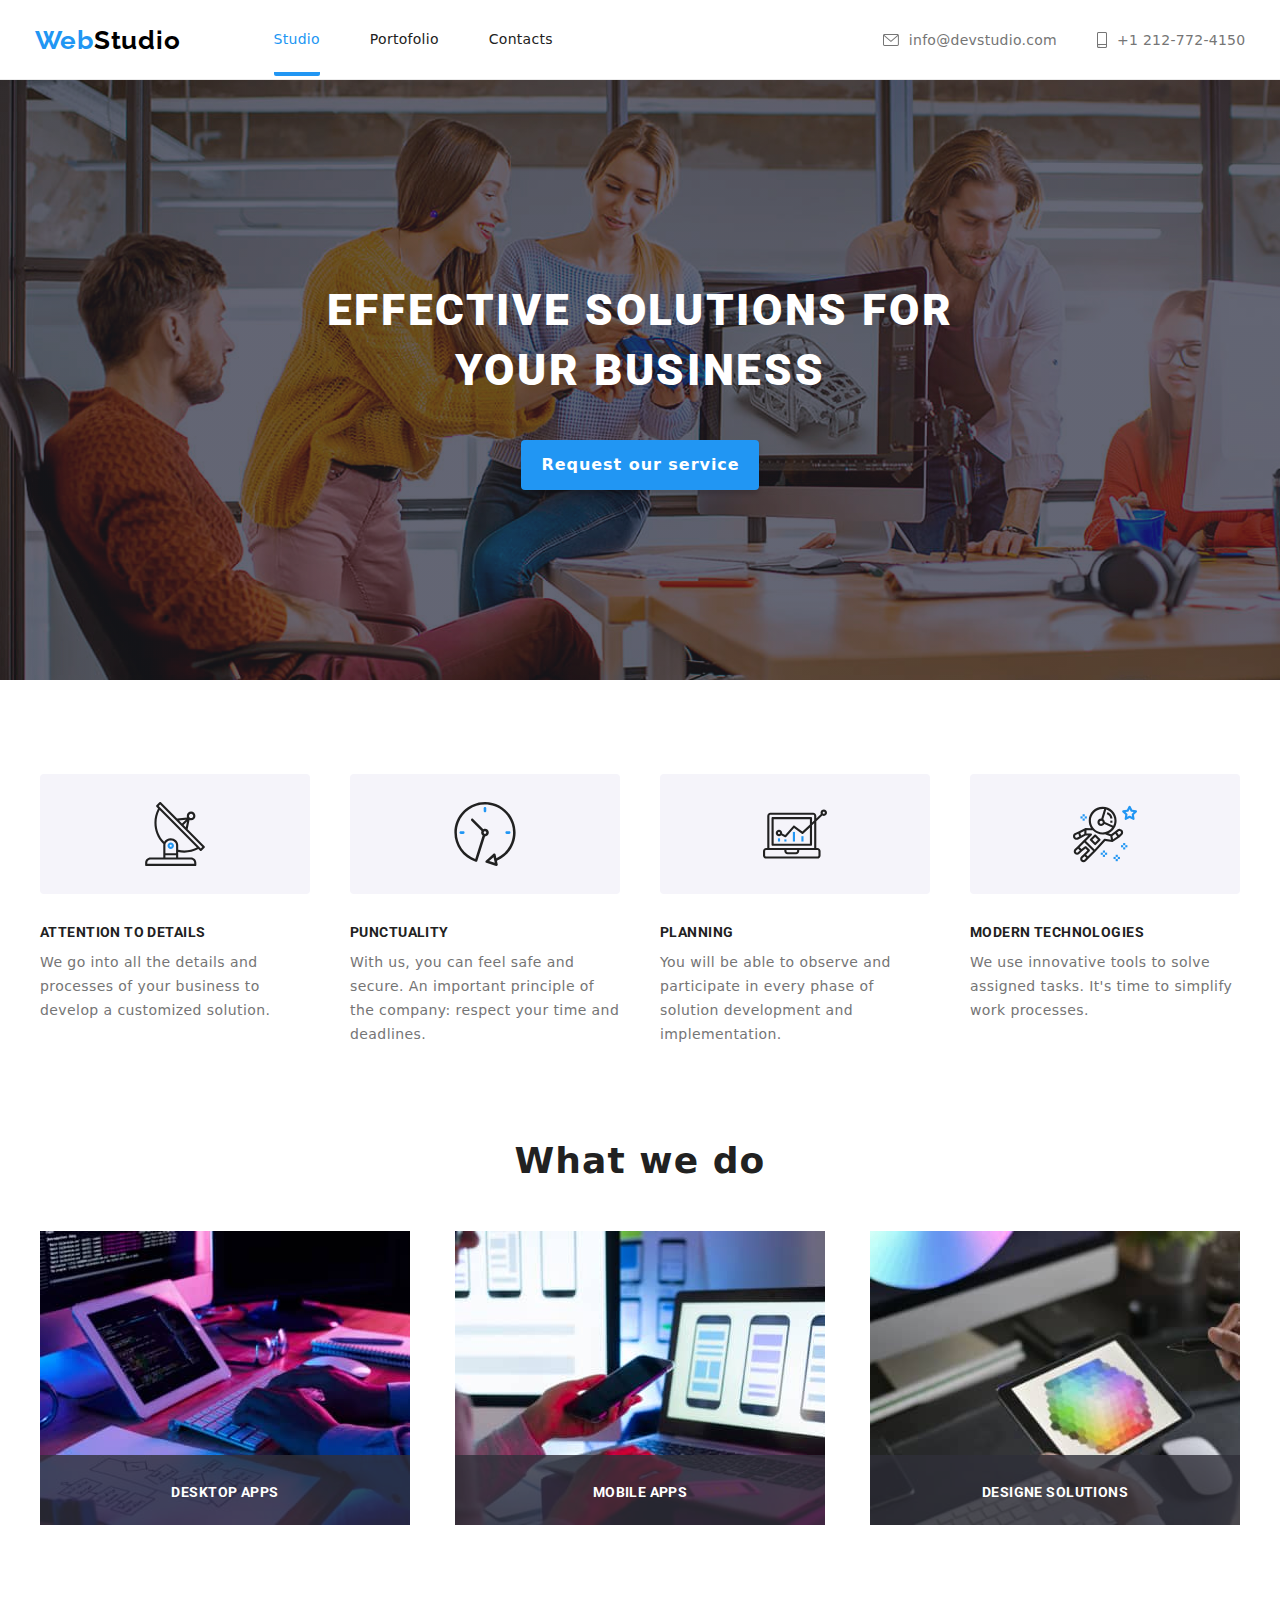
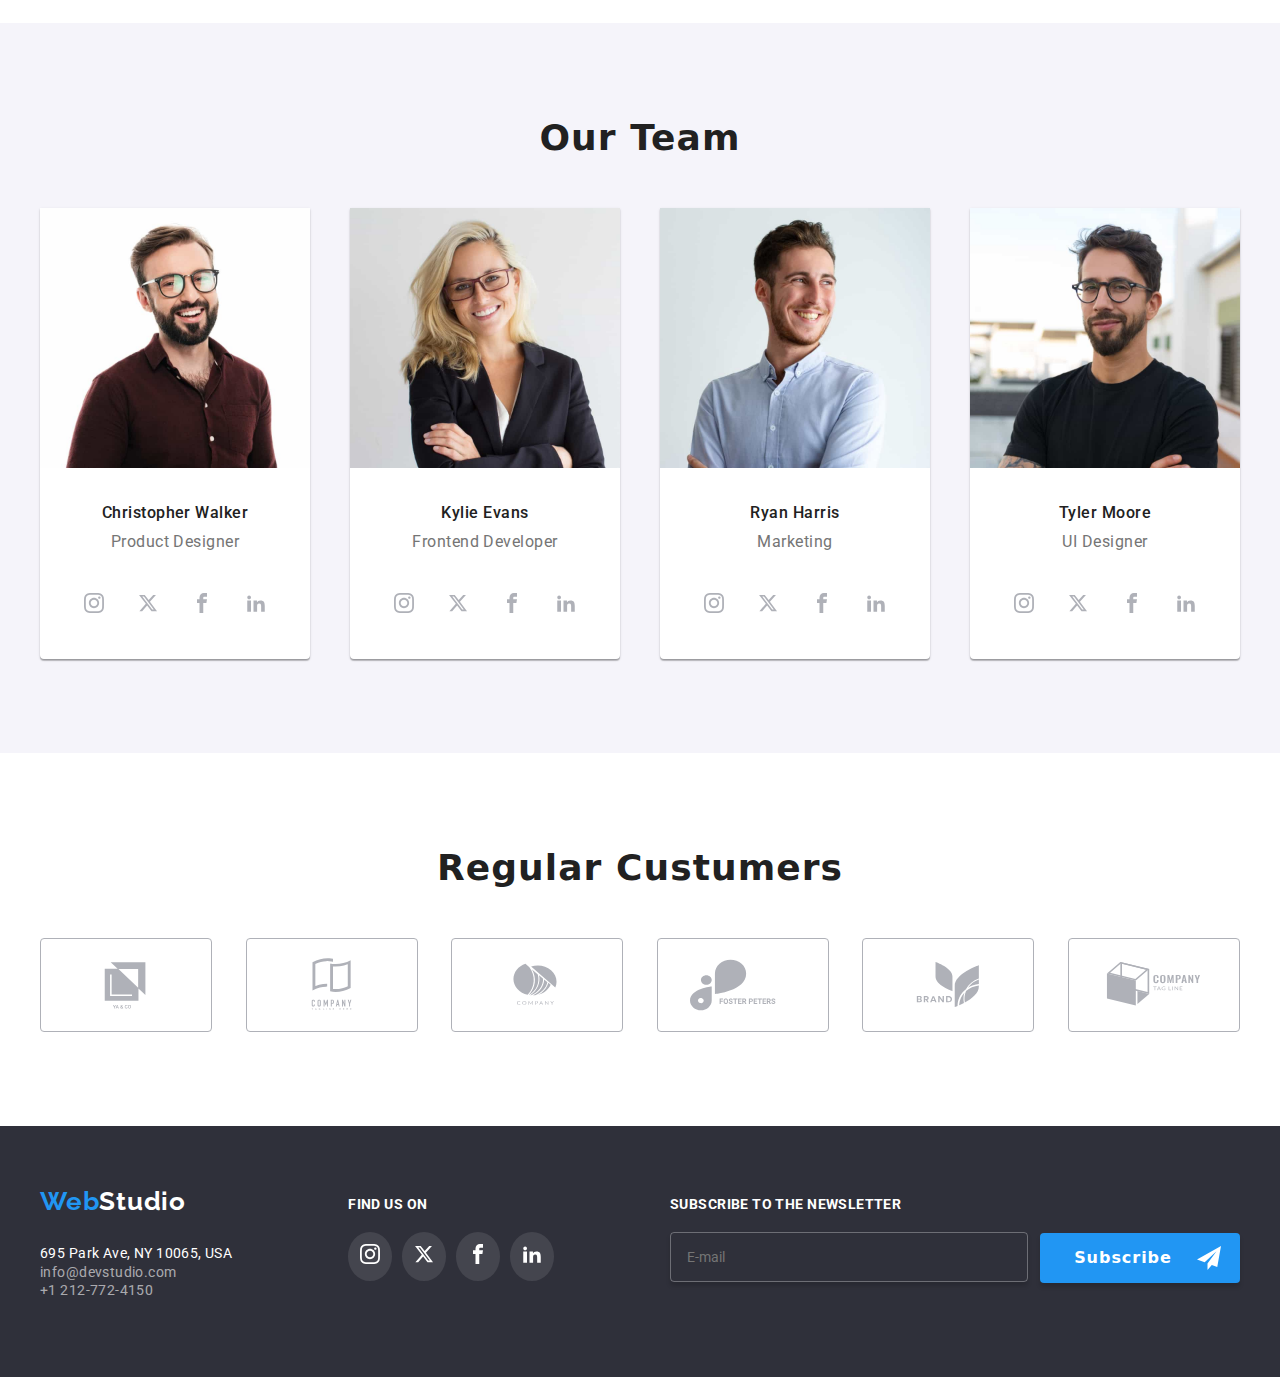
<file: index.html>
<!DOCTYPE html>
<html lang="en">
  <head>
    <meta charset="UTF-8" />
    <meta name="viewport" content="width=device-width, initial-scale=1.0" />
    <title>Web Studio</title>
    <link rel="preconnect" href="https://fonts.googleapis.com" />
    <link rel="preconnect" href="https://fonts.gstatic.com" crossorigin />
    <link
      href="https://fonts.googleapis.com/css2?family=Montserrat:ital,wght@0,300;0,400;0,500;0,600;1,200;1,300;1,400;1,500&family=Raleway:wght@700&family=Roboto:wght@400;500;700&display=swap"
      rel="stylesheet"
    />
    <link
      rel="stylesheet"
      href="https://cdnjs.cloudflare.com/ajax/libs/modern-normalize/1.0.0/modern-normalize.min.css"
    />
    <link rel="stylesheet" href="css/style.css" />
  </head>

  <body>
    <!--Menu bar-->
    <header class="global-header">
      <!--Logo-->
      <a class="logo" href="./index.html"
        ><span class="web">Web</span><span class="studio">Studio</span></a
      >

      <!--Navigation list-->
      <nav class="nav-container">
        <ul class="main-navigation">
          <li><a href="index.html" class="current">Studio</a></li>
          <li><a href="potofolio.html">Portofolio</a></li>
          <li><a href="#">Contacts</a></li>
        </ul>
      </nav>

      <ul class="contact-container">
        <li>
          <a class="hover-icon" href="mailto:info@devstudio.com">
            <svg class="icons-nav-envelope">
              <use href="./icons.svg#icon-envelope" />
            </svg>
            <span class="contacts">info@devstudio.com</span>
          </a>
        </li>

        <li>
          <a class="hover-icon" href="tel:+1-212-772-4150">
            <svg class="icons-nav-smartphone">
              <use href="icons.svg#icon-smartphone" />
            </svg>
            <span class="contacts" href="tel:+1-212-772-4150"
              >+1 212-772-4150</span
            >
          </a>
        </li>
      </ul>
    </header>
    <main>
      <!--Title-->
      <section class="title-main">
        <div class="title-main-ct">
          <div>
            <h1>EFFECTIVE SOLUTIONS FOR YOUR BUSINESS</h1>
          </div>
          <!--button-->
          <div class="btn-request">
            <button data-modal-open class="button-request" type="button">
              Request our service
            </button>
          </div>
        </div>
      </section>

      <!--What we do section-->
      <section class="what-we-do">
        <ul class="what-we-do-container">
          <li>
            <div class="icons">
              <svg class="icon-wwd">
                <use href="./icons.svg#icon-antenna-1" />
              </svg>
            </div>
            <h3>ATTENTION TO DETAILS</h3>
            <span
              >We go into all the details and processes of your business to
              develop a customized solution.</span
            >
          </li>
          <li>
            <div class="icons">
              <svg class="icon-wwd">
                <use href="./icons.svg#icon-clock-1" />
              </svg>
            </div>
            <h3>PUNCTUALITY</h3>
            <span
              >With us, you can feel safe and secure. An important principle of
              the company: respect your time and deadlines.</span
            >
          </li>
          <li>
            <div class="icons">
              <svg class="icon-wwd">
                <use href="./icons.svg#icon-diagram-1" />
              </svg>
            </div>
            <h3>PLANNING</h3>
            <span
              >You will be able to observe and participate in every phase of
              solution development and implementation.</span
            >
          </li>
          <li>
            <div class="icons">
              <svg class="icon-wwd">
                <use href="./icons.svg#icon-astronaut-1" />
              </svg>
            </div>
            <h3>MODERN TECHNOLOGIES</h3>
            <span
              >We use innovative tools to solve assigned tasks. It's time to
              simplify work processes.</span
            >
          </li>
        </ul>
        <div class="wwd-photo">
          <h2>What we do</h2>
          <ul class="what-we-do-photos">
            <li>
              <img
                src="./images/writing-code-opt.jpg"
                alt="someoane writing code"
                width="370"
              />
              <div class="wwd-photos-conainer">
                <h3>Desktop apps</h3>
              </div>
            </li>
            <li>
              <img
                src="./images/mobile-app-opt.jpg"
                alt="someone creates mobile applications"
                width="370"
              />
              <div class="wwd-photos-conainer">
                <h3>mobile apps</h3>
              </div>
            </li>
            <li>
              <img
                src="./images/front-end-development-opt.jpg"
                alt="someone creates mobile applications"
                width="370"
              />
              <div class="wwd-photos-conainer">
                <h3>Designe Solutions</h3>
              </div>
            </li>
          </ul>
        </div>
      </section>
      <!--Team section-->
      <section class="our-team">
        <h2>Our Team</h2>
        <ul class="our-team-container">
          <li class="card-team">
            <img
              src="./images/product-designer-opt.jpg"
              alt="product designer person"
              width="270"
            />
            <h3>Christopher Walker</h3>
            <p>Product Designer</p>
            <div class="icons-social-media-container">
              <a
                class="icon-social-media"
                href="https://www.instagram.com/"
                target="_blank"
              >
                <svg>
                  <use href="./icons.svg#icon-instagram" />
                </svg>
              </a>
              <a
                class="icon-social-media"
                href="https://twitter.com/"
                target="_blank"
              >
                <svg>
                  <use href="./icons.svg#icon-x" />
                </svg>
              </a>
              <a
                class="icon-social-media"
                href="https://www.facebook.com/"
                target="_blank"
              >
                <svg>
                  <use href="./icons.svg#icon-facebook" />
                </svg>
              </a>
              <a
                class="icon-social-media"
                href="https://www.linkedin.com"
                target="_blank"
              >
                <svg>
                  <use href="./icons.svg#icon-linkedin2" />
                </svg>
              </a>
            </div>
          </li>
          <li class="card-team">
            <img
              src="./images/frontend-developer-opt.jpg"
              alt="frontend developer person"
              width="270"
            />
            <h3>Kylie Evans</h3>
            <p>Frontend Developer</p>
            <div class="icons-social-media-container">
              <a
                class="icon-social-media"
                href="https://www.instagram.com/"
                target="_blank"
              >
                <svg>
                  <use href="./icons.svg#icon-instagram" />
                </svg>
              </a>
              <a
                class="icon-social-media"
                href="https://twitter.com/"
                target="_blank"
              >
                <svg>
                  <use href="./icons.svg#icon-x" />
                </svg>
              </a>
              <a
                class="icon-social-media"
                href="https://www.facebook.com/"
                target="_blank"
              >
                <svg>
                  <use href="./icons.svg#icon-facebook" />
                </svg>
              </a>
              <a
                class="icon-social-media"
                href="https://www.linkedin.com"
                target="_blank"
              >
                <svg>
                  <use href="./icons.svg#icon-linkedin2" />
                </svg>
              </a>
            </div>
          </li>
          <li class="card-team">
            <img
              src="./images/marketing-opt.jpg"
              alt="marketing peerson"
              width="270"
            />
            <h3>Ryan Harris</h3>
            <p>Marketing</p>
            <div class="icons-social-media-container">
              <a
                class="icon-social-media"
                href="https://www.instagram.com/"
                target="_blank"
              >
                <svg>
                  <use href="./icons.svg#icon-instagram" />
                </svg>
              </a>
              <a
                class="icon-social-media"
                href="https://twitter.com/"
                target="_blank"
              >
                <svg>
                  <use href="./icons.svg#icon-x" />
                </svg>
              </a>
              <a
                class="icon-social-media"
                href="https://www.facebook.com/"
                target="_blank"
              >
                <svg>
                  <use href="./icons.svg#icon-facebook" />
                </svg>
              </a>
              <a
                class="icon-social-media"
                href="https://www.linkedin.com"
                target="_blank"
              >
                <svg>
                  <use href="./icons.svg#icon-linkedin2" />
                </svg>
              </a>
            </div>
          </li>
          <li class="card-team">
            <img
              src="./images/ui-designer-opt.jpg"
              alt="ui designer person"
              width="270"
            />
            <h3>Tyler Moore</h3>
            <p>UI Designer</p>
            <div class="icons-social-media-container">
              <a
                class="icon-social-media"
                href="https://www.instagram.com/"
                target="_blank"
              >
                <svg>
                  <use href="./icons.svg#icon-instagram" />
                </svg>
              </a>
              <a
                class="icon-social-media"
                href="https://twitter.com/"
                target="_blank"
              >
                <svg>
                  <use href="./icons.svg#icon-x" />
                </svg>
              </a>
              <a
                class="icon-social-media"
                href="https://www.facebook.com/"
                target="_blank"
              >
                <svg>
                  <use href="./icons.svg#icon-facebook" />
                </svg>
              </a>
              <a
                class="icon-social-media"
                href="https://www.linkedin.com"
                target="_blank"
              >
                <svg>
                  <use href="./icons.svg#icon-linkedin2" />
                </svg>
              </a>
            </div>
          </li>
        </ul>
      </section>
      <!--Regular Curtomers section-->
      <section class="regular-custumers">
        <div class="regular-custumers-container">
          <h2>Regular Custumers</h2>

          <ul class="cards-logo">
            <li class="rc-logo">
              <a class="logo-custumers" href="#">
                <svg>
                  <use href="./icons.svg#icon-custumers-logo1" />
                </svg>
              </a>
            </li>

            <li class="rc-logo">
              <a class="logo-custumers" href="#">
                <svg>
                  <use href="./icons.svg#icon-custumers-logo2" />
                </svg>
              </a>
            </li>

            <li class="rc-logo">
              <a class="logo-custumers" href="#">
                <svg>
                  <use href="./icons.svg#icon-custumers-logo3" />
                </svg>
              </a>
            </li>

            <li class="rc-logo">
              <a class="logo-custumers" href="#">
                <svg>
                  <use href="./icons.svg#icon-custumers-logo4" />
                </svg>
              </a>
            </li>

            <li class="rc-logo">
              <a class="logo-custumers" href="#">
                <svg>
                  <use href="./icons.svg#icon-custumers-logo5" />
                </svg>
              </a>
            </li>

            <li class="rc-logo">
              <a class="logo-custumers" href="#">
                <svg>
                  <use href="./icons.svg#icon-custumers-logo6" />
                </svg>
              </a>
            </li>
          </ul>
        </div>
      </section>
      <!--Address section-->
      <footer class="footer">
        <div class="footer-container">
          <div class="address-container">
            <!--Logo-->
            <a class="logo" href="./index.html"
              ><span class="web">Web</span><span class="studio">Studio</span></a
            >
            <address class="address">
              <span>695 Park Ave, NY 10065, USA</span> <br />
              <a href="mailto:info@devstudio.com">info@devstudio.com</a><br />
              <a href="tel:+1-212-772-4150">+1 212-772-4150</a>
            </address>
          </div>
          <div class="footer-social-media-container">
            <h3>Find us on</h3>
            <div class="footer-icons-social-media-container">
              <a
                class="footer-icon-social-media"
                href="https://www.instagram.com/"
                target="_blank"
              >
                <svg>
                  <use href="./icons.svg#icon-instagram" />
                </svg>
              </a>
              <a
                class="footer-icon-social-media"
                href="https://twitter.com/"
                target="_blank"
              >
                <svg>
                  <use href="./icons.svg#icon-x" />
                </svg>
              </a>
              <a
                class="footer-icon-social-media"
                href="https://www.facebook.com/"
                target="_blank"
              >
                <svg>
                  <use href="./icons.svg#icon-facebook" />
                </svg>
              </a>
              <a
                class="footer-icon-social-media"
                href="https://www.linkedin.com"
                target="_blank"
              >
                <svg>
                  <use href="./icons.svg#icon-linkedin2" />
                </svg>
              </a>
            </div>
          </div>

          <!--subscibe-section-->
          <form class="subscribe-container">
            <div>
              <label for="email" class="text-subscribe">
                Subscribe to the newsletter
                <input
                id="email"
                  class="email-field"
                  type="email"
                  placeholder="E-mail"
                  name="mail"
                  pattern="[a-z0-9._%+\-]+@[a-z0-9.\-]+\.[a-z]{2,}$"
                  required
                />
              </label>
            </div>

            <div>
              <button class="subscribe-btn">
                <span>Subscribe</span>
                <svg>
                  <use href="./icons.svg#icon-send" />
                </svg>
              </button>
            </div>
          </form>
        </div>
      </footer>
    </main>

    <!--Request our service modal-->
    <div class="modal is-hidden" data-modal>
      <div class="modal-content">
        <button class="close-btn" data-modal-close>
          <svg><use href="./icons.svg#icon-close"</svg>
        </button>

        <form class="contact-form" action="" method="get" autocomplete="off">
          <span>Leave your information and we'll call you back</span>
          <div class="input-container">
            <label for="name">
              Name
              <input
                class="textfield"
                type="text"
                name="name"
                id="name"
                required
              />
              <svg><use href="./icons.svg#icon-person" /></svg>
            </label>
          </div>

          <div class="input-container">
            <label for="phone">
              Telephone
              <input 
              class="textfield" 
              type="tel" 
              name="phone"
              id="phone"
              pattern="[0-9]{10}"
              required
              />
              <svg><use href="./icons.svg#icon-phone" /></svg>
            </label>
          </div>

          <div class="input-container">
            <label for="email">
              Email
              <input
                class="textfield"
                id="email"
                type="email"
                name="mail"
                pattern="[a-z0-9._%+\-]+@[a-z0-9.\-]+\.[a-z]{2,}$"
                required
              />
              <svg><use href="./icons.svg#icon-email" /></svg>
            </label>
          </div>

          <div class="input-container">
            <label for="comments">
              Comments
              <textarea
                name="comments"
                id="comments"
                cols="30"
                rows="6"
                placeholder="Enter the text"
              ></textarea>
            </label>
          </div>

          <div class="terms-and-contitions-container">
            <label class="terms-and-conditions" for="checkbox">
              <input class="checkbox"
              id="checkbox"
                type="checkbox"
                name="terms-and-conditions"
                value="checked"
              />
              <span 
                >I agree with the letter and accept the
                <a href="https://goit.global/ro/terms-of-use/">Terms and Conditions</a>
              </span>
              <svg>
                <use href="./icons.svg#icon-check"/>
              </svg>
            </label>
          </div>

          <input class="form-btn-send" type="submit" value="Send" />
        </form>
      </div>
    </div>
    <script src="./js/modal.js"></script>
  </body>
</html>
</file>
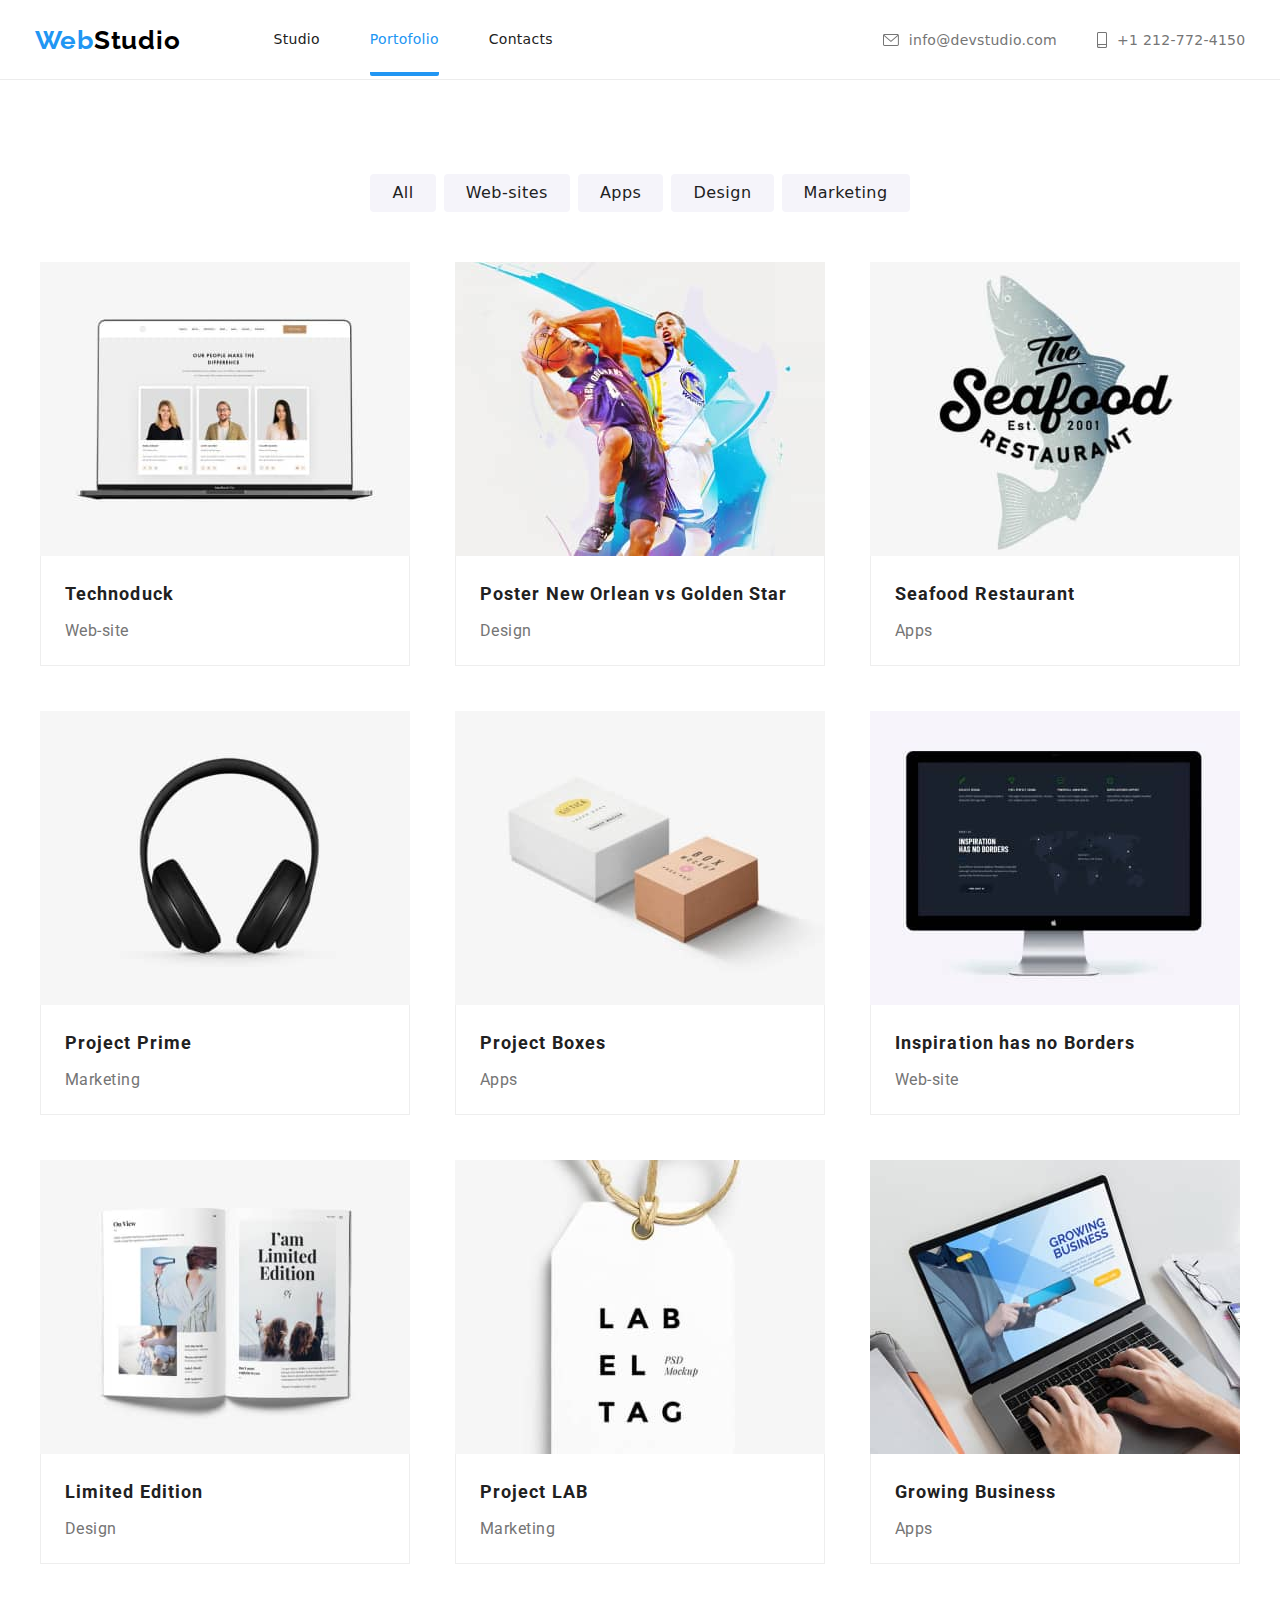
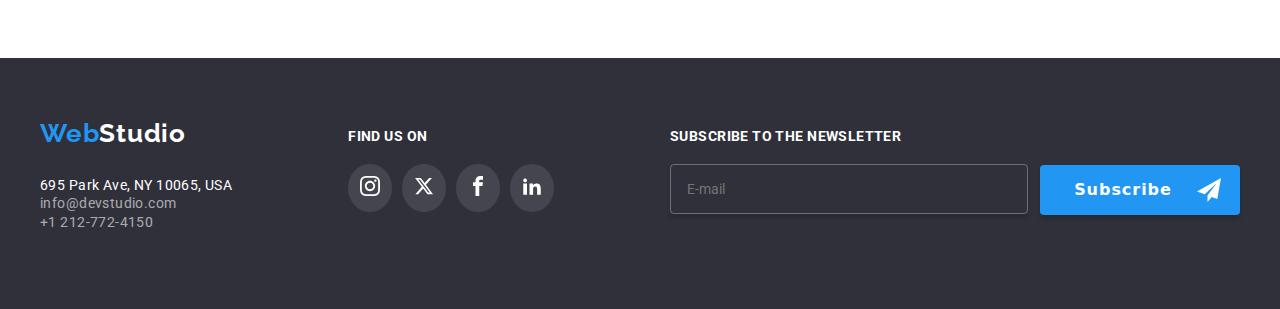
<file: potofolio.html>
<!DOCTYPE html>
<html lang="en">
  <head>
    <meta charset="UTF-8" />
    <meta name="viewport" content="width=device-width, initial-scale=1.0" />
    <title>Web Studio</title>
    <link rel="preconnect" href="https://fonts.googleapis.com" />
    <link rel="preconnect" href="https://fonts.gstatic.com" crossorigin />
    <link
      href="https://fonts.googleapis.com/css2?family=Montserrat:ital,wght@0,300;0,400;0,500;0,600;1,200;1,300;1,400;1,500&family=Raleway:wght@700&family=Roboto:wght@400;500;700&display=swap"
      rel="stylesheet"
    />
    <link
      rel="stylesheet"
      href="https://cdnjs.cloudflare.com/ajax/libs/modern-normalize/1.0.0/modern-normalize.min.css"
    />
    <link rel="stylesheet" href="css/style.css" />
  </head>

  <body>
    <!--Menu bar-->
    <header class="global-header">
        <!--logo-->
        <a class="logo" href="./index.html"
          ><span class="web">Web</span><span class="studio">Studio</span></a
        >
        <!--Navigation list-->
        <nav class="nav-container">
          <ul class="main-navigation">
            <li><a href="index.html">Studio</a></li>
            <li><a href="potofolio.html" class="current">Portofolio</a></li>
            <li><a href="#">Contacts</a></li>
          </ul>
        </nav>
      </div>

      <ul class="contact-container">
        <li>
          <a class="hover-icon" href="mailto:info@devstudio.com">
            <svg class="icons-nav-envelope">
              <use href="./icons.svg#icon-envelope" />
            </svg>
            <span class="contacts">info@devstudio.com</span>
          </a>
        </li>

        <li>
          <a class="hover-icon" href="tel:+1-212-772-4150">
            <svg class="icons-nav-smartphone">
              <use href="icons.svg#icon-smartphone" />
            </svg>
            <span class="contacts" href="tel:+1-212-772-4150"
              >+1 212-772-4150</span
            >
          </a>
        </li>
      </ul>
    </header>
    <main>
      <!--Filter buttons section-->
      <section class="product-container">
        <div>
          <ul class="buton-product">
            <li>
              <button class="btn-filter" type="button">All</button>
            </li>
            <li>
              <button class="btn-filter" type="button">Web-sites</button>
            </li>
            <li>
              <button class="btn-filter" type="button">Apps</button>
            </li>
            <li>
              <button class="btn-filter" type="button">Design</button>
            </li>
            <li>
              <button class="btn-filter" type="button">Marketing</button>
            </li>
          </ul>
        </div>
        <!--photo-filter section-->
        <div>
          <ul class="photo-filter">
            <li class="photo-filter-list">
              <div class="card-img-top">
                <img src="images/laptop-1opt.jpg" alt="Laptop" width="370" />
                <!--overlay window-->
                <div class="card-img-overlay">
                  <h3>
                    Technoduck is a state-of-the-art coronavirus distribution
                    platform. Companies use this platform for digital espionage
                    and attacks on competitors' secure servers.
                  </h3>
                </div>
              </div>

              <div class="card-img">
                <h3>Technoduck</h3>
                <p>Web-site</p>
              </div>
            </li>

            <li class="photo-filter-list">
              <div class="card-img-top">
                <img
                  src="images/basketball-opt.jpg"
                  alt="basketball poster"
                  width="370"
                />
                <!--overlay window-->
                <div class="card-img-overlay">
                  <h3></h3>
                </div>
              </div>
              <div class="card-img">
                <h3>Poster New Orlean vs Golden Star</h3>
                <p>Design</p>
              </div>
            </li>

            <li class="photo-filter-list">
              <div class="card-img-top">
                <img
                  src="images/restaurant-logo-opt.jpg"
                  alt="logo"
                  width="370"
                />
                <!--overlay window-->
                <div class="card-img-overlay">
                  <h3></h3>
                </div>
              </div>
              <div class="card-img">
                <h3>Seafood Restaurant</h3>
                <p>Apps</p>
              </div>
            </li>

            <li class="photo-filter-list">
              <div class="card-img-top">
                <img
                  src="images/headphones-opt.jpg"
                  alt="headphones"
                  width="370"
                />
                <!--overlay window-->
                <div class="card-img-overlay">
                  <h3></h3>
                </div>
              </div>
              <div class="card-img">
                <h3>Project Prime</h3>
                <p>Marketing</p>
              </div>
            </li>

            <li class="photo-filter-list">
              <div class="card-img-top">
                <img src="images/boxes-opt.jpg" alt="boxes" width="370" />
                <!--overlay window-->
                <div class="card-img-overlay">
                  <h3></h3>
                </div>
              </div>
              <div class="card-img">
                <h3>Project Boxes</h3>
                <p>Apps</p>
              </div>
            </li>

            <li class="photo-filter-list">
              <div class="card-img-top">
                <img src="images/monitor-opt.jpg" alt="monitor" width="370" />
                <!--overlay window-->
                <div class="card-img-overlay">
                  <h3></h3>
                </div>
              </div>
              <div class="card-img">
                <h3>Inspiration has no Borders</h3>
                <p>Web-site</p>
              </div>
            </li>

            <li class="photo-filter-list">
              <div class="card-img-top">
                <img src="images/book-opt.jpg" alt="book" width="370" />
                <!--overlay window-->
                <div class="card-img-overlay">
                  <h3></h3>
                </div>
              </div>
              <div class="card-img">
                <h3>Limited Edition</h3>
                <p>Design</p>
              </div>
            </li>

            <li class="photo-filter-list">
              <div class="card-img-top">
                <img src="images/label-opt.jpg" alt="label" width="370" />
                <!--overlay window-->
                <div class="card-img-overlay">
                  <h3></h3>
                </div>
              </div>
              <div class="card-img">
                <h3>Project LAB</h3>
                <p>Marketing</p>
              </div>
            </li>

            <li class="photo-filter-list">
              <div class="card-img-top">
                <img src="images/laptop-2-opt.jpg" alt="laptop" width="370" />
                <!--overlay window-->
                <div class="card-img-overlay">
                  <h3></h3>
                </div>
              </div>
              <div class="card-img">
                <h3>Growing Business</h3>
                <p>Apps</p>
              </div>
            </li>
          </ul>
        </div>
      </section>
      <!--Address section-->
      <footer class="footer">
        <div class="footer-container">
          <div class="address-container">
            <!--Logo-->
            <a class="logo" href="./index.html"
              ><span class="web">Web</span><span class="studio">Studio</span></a
            >
            <address class="address">
              <span>695 Park Ave, NY 10065, USA</span> <br />
              <a href="mailto:info@devstudio.com">info@devstudio.com</a><br />
              <a href="tel:+1-212-772-4150">+1 212-772-4150</a>
            </address>
          </div>
          <div class="footer-social-media-container">
            <h3>Find us on</h3>
            <div class="footer-icons-social-media-container">
              <a
                class="footer-icon-social-media"
                href="https://www.instagram.com/"
                target="_blank"
              >
                <svg>
                  <use href="./icons.svg#icon-instagram" />
                </svg>
              </a>
              <a
                class="footer-icon-social-media"
                href="https://twitter.com/"
                target="_blank"
              >
                <svg>
                  <use href="./icons.svg#icon-x" />
                </svg>
              </a>
              <a
                class="footer-icon-social-media"
                href="https://www.facebook.com/"
                target="_blank"
              >
                <svg>
                  <use href="./icons.svg#icon-facebook" />
                </svg>
              </a>
              <a
                class="footer-icon-social-media"
                href="https://www.linkedin.com"
                target="_blank"
              >
                <svg>
                  <use href="./icons.svg#icon-linkedin2" />
                </svg>
              </a>
            </div>
          </div>

          <!--subscibe-section-->
          <form class="subscribe-container">
            <div>
              <label for="email" class="text-subscribe">
                Subscribe to the newsletter
                <input
                  id="email"
                  class="email-field"
                  type="email"
                  placeholder="E-mail"
                  name="mail"
                  pattern="[a-z0-9._%+\-]+@[a-z0-9.\-]+\.[a-z]{2,}$"
                  required
                />
              </label>
            </div>

            <div>
              <button class="subscribe-btn">
                <span>Subscribe</span>
                <svg>
                  <use href="./icons.svg#icon-send" />
                </svg>
              </button>
            </div>
          </form>
        </div>
      </footer>
    </main>
  </body>
</html>
</file>
<file: css/style.css>
:root {
  --active-link: #2196f3;
  --transition: 250ms cubic-bezier(0.4, 0, 0.2, 1);
}

body {
  max-width: 100%;
  margin: auto;
  font-family: system-ui, -apple-system, BlinkMacSystemFont, "Segoe UI", Roboto,
    Oxygen, Ubuntu, Cantarell, "Open Sans", "Helvetica Neue", sans-serif;
}

.global-header {
  height: 80px;
  display: flex;
  align-items: center;
  justify-content: center;
  height: 80px;
  border-bottom: 1px solid #ececec;
}

.nav-container {
  margin-left: 93px;
  height: 77px;
  display: flex;
  align-items: center;
}

.main-navigation {
  display: flex;
  gap: 50px;
  padding-left: 0px;
}

.contact-container {
  margin: 0px 0px 0px 330px;
  height: 77px;
  display: flex;
  justify-content: space-between;
  gap: 40px;
  padding-left: 0px;
}

.contact-container li {
  display: flex;
  align-items: center;
}

.hover-icon {
  display: flex;
  align-items: center;
  fill: currentColor;
  color: #757575;
  text-decoration: none;
  font-size: 14px;
  font-style: normal;
  font-weight: 500;
  line-height: normal;
  letter-spacing: 0.28px;
  gap: 10px;
}

.logo {
  text-decoration: none;
}

.web {
  color: #2196f3;
  font-family: Raleway;
  font-size: 26px;
  font-style: normal;
  font-weight: 700;
  line-height: normal;
  letter-spacing: 0.78px;
}

.studio {
  color: #000;
  font-family: Raleway;
  font-size: 26px;
  font-style: normal;
  font-weight: 700;
  line-height: normal;
  letter-spacing: 0.78px;
}

li {
  list-style: none;
}

nav a {
  text-decoration: none;
  color: #212121;
  font-size: 14px;
  font-style: normal;
  font-weight: 500;
  line-height: normal;
  letter-spacing: 0.28px;
  padding: 25px 0;
}

.current {
  color: var(--active-link);
  border-bottom: 4px solid #2196f3;
  border-radius: 2px;
}

a:hover,
a:active {
  color: var(--active-link);
  transition: color var(--transition);
}

.icons-nav-envelope {
  display: flex;
  justify-content: center;
  width: 16px;
  height: 78px;
}

.icons-nav-smartphone {
  display: flex;
  justify-content: center;
  width: 10px;
  height: 78px;
}

a .incons-nav:hover {
  fill: var(--active-link);
}

.title-main {
  margin: auto;
  align-items: center;
  flex-shrink: 0;
  background-image: linear-gradient(
      to bottom,
      rgba(47, 48, 58, 0.4),
      rgba(47, 48, 58, 0.4)
    ),
    url(../images/title-main-bg.png);
  background-size: cover;
}

.title-main-ct {
  box-sizing: content-box;
  height: 600px;
}

h1 {
  width: 696px;
  color: #fff;
  text-align: center;
  font-family: Roboto;
  font-size: 44px;
  font-style: normal;
  font-weight: 900;
  line-height: 60px;
  letter-spacing: 2.64px;
  text-transform: uppercase;
  margin: auto;
  padding-top: 200px;
}

.btn-request {
  text-align: center;
}

.button-request {
  color: #fff;
  font-size: 16px;
  font-style: normal;
  font-weight: 700;
  line-height: 30px;
  letter-spacing: 0.96px;
  border-radius: 4px;
  background: #2196f3;
  box-shadow: 0px 4px 4px 0px rgba(0, 0, 0, 0.15);
  border: unset;
  padding: 10px 19px 10px 20px;
  margin-top: 40px;
  transition: background-color var(--transition);
}

.button-request:hover {
  cursor: pointer;
  background-color: #188ce8;
}

.btn-filter {
  height: 38px;
  color: #212121;
  text-align: center;
  font-size: 16px;
  font-style: normal;
  font-weight: 500;
  line-height: 26px;
  padding: 6px 22px;
  letter-spacing: 0.48px;
  border: unset;
  border-radius: 4px;
  background: #f5f4fa;
  transition: background-color var(--transition), color var(--transition),
    box-shadow var(--transition);
}

.btn-filter:hover {
  font-family: inherit;
  color: #fff;
  background: #2196f3;
  cursor: pointer;
  border: unset;
  box-shadow: 0px 2px 2px 0px rgba(0, 0, 0, 0.12),
    0px 1px 2px 0px rgba(0, 0, 0, 0.08), 0px 3px 1px 0px rgba(0, 0, 0, 0.1);
}

.btn-filter:focus {
  font-family: inherit;
  color: #fff;
  background: #2196f3;
}

h2 {
  color: #212121;
  text-align: center;
  font-size: 36px;
  font-style: normal;
  font-weight: 700;
  line-height: normal;
  letter-spacing: 1.08px;
}

.what-we-do {
  max-width: 100%;
  margin: 94px auto;
}

.what-we-do-container {
  padding: 0px;
  max-width: 1200px;
  display: flex;
  justify-content: space-between;
  flex-wrap: wrap;
  margin: 94px auto auto;
}

.what-we-do-container li {
  max-width: 270px;
}

.what-we-do h3 {
  width: 270px;
  color: #212121;
  font-family: Roboto;
  font-size: 14px;
  font-style: normal;
  font-weight: 700;
  line-height: normal;
  letter-spacing: 0.42px;
  text-transform: uppercase;
  margin-bottom: 10px;
}

.what-we-do-photos li {
  position: relative;
}

.wwd-photos-conainer {
  width: 370px;
  height: 70px;
  background: rgba(47, 48, 58, 0.8);
  display: flex;
  justify-content: center;
  align-items: center;
  position: absolute;
  top: 224px;
}

.what-we-do-photos h3 {
  color: #fff;
  font-size: 14px;
  font-style: normal;
  font-weight: 700;
  line-height: normal;
  letter-spacing: 0.42px;
  text-transform: uppercase;
  text-align: center;
}

.what-we-do span {
  width: 270px;
  height: 75px;
  flex-shrink: 0;
  color: #757575;
  font-size: 14px;
  font-style: normal;
  font-weight: 400;
  line-height: 24px;
  letter-spacing: 0.42px;
}

.wwd-photo {
  max-width: 1200px;
  margin: 94px auto auto;
}

.wwd-photo h2 {
  align-content: center;
  margin: auto auto 50px auto;
}

.card-team p {
  text-align: center;
}

.card-team {
  width: 270px;
  height: auto;
  flex-shrink: 0;
  border-radius: 0px 0px 4px 4px;
  background: #fff;
  margin-top: 50px;
  box-shadow: 0px 2px 1px 0px rgba(0, 0, 0, 0.2),
    0px 1px 1px 0px rgba(0, 0, 0, 0.14), 0px 1px 3px 0px rgba(0, 0, 0, 0.12);
}

.our-team {
  /*max-width: 1600px;*/
  margin: auto;
  display: block;
  background: #f5f4fa;
  padding: 94px 0;
}

.our-team h2 {
  width: auto;
  margin: 0px auto 0px auto;
}

.our-team h3 {
  color: #212121;
  font-family: Roboto;
  font-size: 16px;
  font-style: normal;
  font-weight: 500;
  line-height: normal;
  letter-spacing: 0.48px;
  text-align: center;
  margin-top: 30px;
  margin-bottom: 10px;
}

.our-team p {
  color: #757575;
  font-family: Roboto;
  font-size: 16px;
  font-style: normal;
  font-weight: 400;
  line-height: normal;
  letter-spacing: 0.48px;
  text-align: center;
  margin-top: 10px;
  margin-bottom: 30px;
}

.address a {
  flex-shrink: 0;
  color: rgba(255, 255, 255, 0.6);
  font-family: Roboto;
  font-size: 14px;
  font-style: normal;
  font-weight: 400;
  line-height: 16px;
  letter-spacing: 0.42px;
  text-decoration: none;
  margin-top: 28px;
}

.address span {
  flex-shrink: 0;
  color: #fff;
  font-family: Roboto;
  font-size: 14px;
  font-style: normal;
  font-weight: 400;
  line-height: normal;
  letter-spacing: 0.42px;
  margin-top: 28px;
}

.photo-filter h3 {
  color: #212121;
  font-family: Roboto;
  font-size: 18px;
  font-style: normal;
  font-weight: 700;
  line-height: 36px;
  /* 200% */
  letter-spacing: 1.08px;
}

.photo-filter p {
  width: 322px;
  color: #757575;
  font-family: Roboto;
  font-size: 16px;
  font-style: normal;
  font-weight: 400;
  line-height: 30px;
  /* 187.5% */
  letter-spacing: 0.48px;
}

.address a:focus {
  color: #2196f3;
}

.product-container {
  max-width: 1200px;
  margin: auto;
  padding-top: 94px;
  padding-bottom: 94px;
}

.product-container div {
  max-width: 1200px;
}

.photo-filter-list {
  width: 370px;
  height: 404px;
  flex-shrink: 0;
}

.photo-filter-list h3 {
  width: 322px;
  margin: 0px 24px 4px 24px;
  padding-top: 20px;
}

.photo-filter-list p {
  width: 322px;
  margin: 4px 24px auto 24px;
}

.photo-filter-list {
  width: 370px;
  height: 404px;
  flex-shrink: 0;
  border-top: none;
  background: #fff;
  margin-right: 0px;
}

.photo-filter-list:hover {
  border: 1px solid #eee;
  background: #fff;
  box-shadow: 1px 4px 6px 0px rgba(0, 0, 0, 0.16),
    0px 4px 4px 0px rgba(0, 0, 0, 0.06), 0px 1px 1px 0px rgba(0, 0, 0, 0.12);
  cursor: pointer;
  transition: box-shadow 250ms cubic-bezier(0.4, 0, 0.2, 1);
}

.photo-filter {
  display: flex;
  align-content: flex-start;
  flex-wrap: wrap;
  padding-left: 0px;
  gap: 45px;
  margin: 0;
}

.card-img {
  width: 370px;
  height: 110px;
  border: 1px solid #eee;
  border-top: 0px;
}
.card-img-top {
  position: relative;
  width: 370px;
  height: 294px;
}

.card-img-overlay h3 {
  padding: 0;
  color: #fff;
  font-size: 18px;
  font-style: normal;
  font-weight: 400;
  line-height: 28px; /* 155.556% */
  letter-spacing: 0.54px;
  text-align: left;
}

.photo-filter-list div {
  overflow: hidden;
}

.card-img-overlay {
  position: absolute;
  display: flex;
  justify-content: center;
  align-items: center;
  top: 0;
  left: 0;
  width: 100%;
  height: 100%;
  flex-shrink: 0;
  z-index: 1;
  background: rgba(33, 150, 243, 0.9);
  transform: translatey(100%);
  transition: transform var(--transition);
  transition-timing-function: cubic-bezier(0.4, 0, 0.2, 1);
}

.photo-filter-list:hover .card-img-overlay {
  transform: translatey(0);
}

.buton-product {
  display: flex;
  justify-content: center;
  gap: 8px;
  padding-left: 0px;
  margin-bottom: 50px;
  margin-top: 0px;
}

.what-we-do-photos {
  position: relative;
  padding: 0;
  max-width: 1200px;
  display: flex;
  justify-content: space-between;
  flex-wrap: wrap;
}

.our-team-container {
  max-width: 1200px;
  margin: auto;
  padding: 0px;
  display: flex;
  justify-content: space-between;
  flex-wrap: wrap;
}

.address {
  margin-top: 28px;
}

.icons {
  width: 270px;
  height: 120px;
  margin-bottom: 30px;
  flex-shrink: 0;
  border-radius: 4px;
  background: #f5f4fa;
}

.icons {
  display: flex;
  justify-content: center;
  align-items: center;
}

.icon-wwd {
  width: 64px;
  height: 64px;
}

.cards-logo {
  max-width: 1200px;
  display: flex;
  justify-content: space-between;
  flex-wrap: wrap;
  padding-left: 0;
  margin: 0;
}

.regular-custumers-container {
  max-width: 1200px;
  margin: 94px auto;
}

.regular-custumers-container h2 {
  margin-bottom: 50px;
}

.icons-social-media-container {
  margin: 16px 32px 30px 32px;
  width: 206px;
  display: flex;
  justify-content: space-between;
}

.icon-social-media svg {
  width: 44px;
  height: 44px;
  padding: 12px;
  flex-shrink: 0;
  color: #afb1b8;
}

.icon-social-media {
  fill: currentColor;
}

.icon-social-media:hover {
  background: #2196f3;
  fill: #ffffff;
  border-radius: 50%;
  cursor: inherit;
  transition: fill var(--transition), backgound var(--transition);
}

.rc-logo {
  display: flex;
  justify-content: center;
  align-items: center;
  flex-shrink: 0;
  border-radius: 4px;
  border: 1px solid #afb1b8;
}

.logo-custumers svg {
  width: 170px;
  height: 92px;
  padding: 16px 32px;
  flex-shrink: 0;
}

.logo-custumers {
  display: flex;
  fill: #afb1b8;
}

.rc-logo:hover {
  border-color: var(--active-link);
  cursor: pointer;
}
.logo-custumers:hover {
  fill: var(--active-link);
  transition: fill var(--transition);
}

.footer {
  max-width: 100%;
  height: 251px;
  background: #2f303a;
  display: flex;
  justify-content: center;
  padding: 60px 0;
}

footer .studio {
  color: #fff;
}

footer .logo {
  padding-bottom: 28px;
  margin-top: 60px;
}

.footer-container {
  width: 1200px;
  display: flex;
  justify-content: space-between;
  flex-wrap: wrap;
}

.footer-social-media-container h3 {
  margin: 10px 0 20px 0;
  color: #fff;
  font-family: Roboto;
  font-size: 14px;
  font-style: normal;
  font-weight: 700;
  line-height: normal;
  letter-spacing: 0.42px;
  text-transform: uppercase;
}

.footer-icons-social-media-container {
  width: 206px;
  display: flex;
  justify-content: space-between;
}

.footer-icon-social-media {
  background: rgba(255, 255, 255, 0.1);
  border-radius: 50%;
}

.footer-icon-social-media svg {
  width: 44px;
  height: 44px;
  padding: 12px;
  flex-shrink: 0;
  color: #ffffff;
  fill: currentColor;
}

.footer-icon-social-media:hover {
  background: #2196f3;
  fill: #ffffff;
  transition: background-color var(--transition);
}

.modal {
  position: fixed;
  background: rgba(0, 0, 0, 0.2);
  width: 100%;
  height: 100%;
  top: 0;
  left: 0;
  display: flex;
  justify-content: center;
  align-items: center;
  opacity: 0;
  transition: top 250ms, opacity 0.4s;
  top: -100%;
}

.modal:not(.is-hidden) {
  top: 0;
  opacity: 1;
}

.is-hidden {
  visibility: hidden;
}

.modal-content {
  position: relative;
  width: 528px;
  height: 581px;
  flex-shrink: 0;
  border-radius: 4px;
  background: #fff;
  box-shadow: 0px 2px 1px 0px rgba(0, 0, 0, 0.2),
    0px 1px 1px 0px rgba(0, 0, 0, 0.14), 0px 1px 3px 0px rgba(0, 0, 0, 0.12);
  padding: 40px;
}

.close-btn {
  position: absolute;
  top: 0;
  right: 0;
  border: none;
  padding: 0;
  background: none;
  cursor: pointer;
  display: flex;
}

.close-btn svg:hover {
  fill: var(--active-link);
}

.close-btn svg {
  width: 34px;
  height: 34px;
  margin: 8px;
}

.subscribe-container {
  display: flex;
  gap: 12px;
}

.text-subscribe {
  color: #fff;
  font-size: 14px;
  font-style: normal;
  font-weight: 700;
  line-height: normal;
  letter-spacing: 0.42px;
  text-transform: uppercase;
  margin: 10px 0 20px 0;
  display: flex;
  flex-direction: column;
  gap: 20px;
}

.email-field {
  width: 358px;
  height: 50px;
  padding: 15px 16px;
  background: #2f303a;
  outline: none;
  border-radius: 4px;
  border: 1px solid rgba(255, 255, 255, 0.3);
  background: rgba(33, 150, 243, 0);
  box-shadow: 0px 4px 4px 0px rgba(0, 0, 0, 0.15);
  color: #fff;
}

.footer-container .email-field {
  cursor: auto;
}

.subscribe-btn {
  width: 200px;
  height: 50px;
  color: #fff;
  text-align: center;
  border-radius: 4px;
  background: #2196f3;
  box-shadow: 0px 4px 4px 0px rgba(0, 0, 0, 0.15);
  display: flex;
  align-items: center;
  justify-content: center;
  border: none;
  padding: 0;
  margin-top: 47px;
  cursor: pointer;
}

.subscribe-btn:hover {
  background-color: #188ce8;
  transition: var(--transition);
}

.subscribe-btn span {
  font-size: 16px;
  font-style: normal;
  font-weight: 700;
  line-height: 30px; /* 187.5% */
  letter-spacing: 0.96px;
  margin: 0 0 0 15px;
}

.subscribe-btn svg {
  width: 24px;
  height: 24px;
  margin-left: 25px;
}

.contact-form {
  display: flex;
  flex-direction: column;
  gap: 10px;
}

.textfield,
textarea {
  height: 40px;
  border-radius: 4px;
  border: 1px solid rgba(33, 33, 33, 0.2);
  outline: none;
}

.input-container input {
  padding: 12px 12px 12px 42px;
}

textarea {
  padding: 12px;
  height: 120px;
  resize: none;
}

.input-container label {
  position: relative;
  display: flex;
  flex-direction: column;
  gap: 4px;
}

.input-container svg {
  position: absolute;
  width: 19px;
  height: 18px;
  bottom: 11px;
  left: 12px;
}

label {
  color: #757575;
  font-family: Roboto;
  font-size: 12px;
  font-style: normal;
  font-weight: 400;
  line-height: normal;
  letter-spacing: 0.12px;
}

.contact-form span {
  color: #212121;
  text-align: center;
  font-size: 19px;
  font-style: normal;
  font-weight: 700;
  line-height: normal;
  letter-spacing: 0.6px;
  margin: 0px;
}

input:hover,
label:hover,
textarea:hover {
  cursor: pointer;
}

input:focus,
label:focus,
textarea:focus {
  border: 1px solid #2196f3;
  transition: var(--transition);
}

input:focus + svg {
  fill: var(--active-link);
}

.form-btn-send {
  width: 200px;
  height: 50px;
  flex-shrink: 0;
  border-radius: 4px;
  background: #188ce8;
  box-shadow: 0px 4px 4px 0px rgba(0, 0, 0, 0.15);
  color: #fff;
  font-size: 16px;
  font-style: normal;
  font-weight: 700;
  line-height: 30px; /* 187.5% */
  letter-spacing: 0.96px;
  margin: auto;
  border: none;
}

.form-btn-send:hover {
  background-color: #2196f3;
  transition: var(--transition);
}

.terms-and-contitions-container {
  margin: auto;
  padding-top: 10px;
  padding-bottom: 10px;
}

.terms-and-conditions {
  display: flex;
  align-items: center;
  flex-direction: row;
  gap: 8px;
}

.terms-and-conditions span {
  color: #757575;
  font-family: Roboto;
  font-size: 14px;
  font-style: normal;
  font-weight: 400;
  line-height: 24px; /* 171.429% */
  letter-spacing: 0.42px;
}

.terms-and-conditions a {
  color: #2196f3;
}

.terms-and-conditions > svg {
  width: 15px;
  height: 16px;
  position: absolute;
}

.checkbox {
  width: 16px;
  height: 16px;
  position: relative;
  z-index: 1;
}

.terms-and-contitions-container
.terms-and-conditions
.checkbox {
  transition: none;
}

input:checked {
  visibility: hidden;
  transition: var(--transition);
}
</file>
